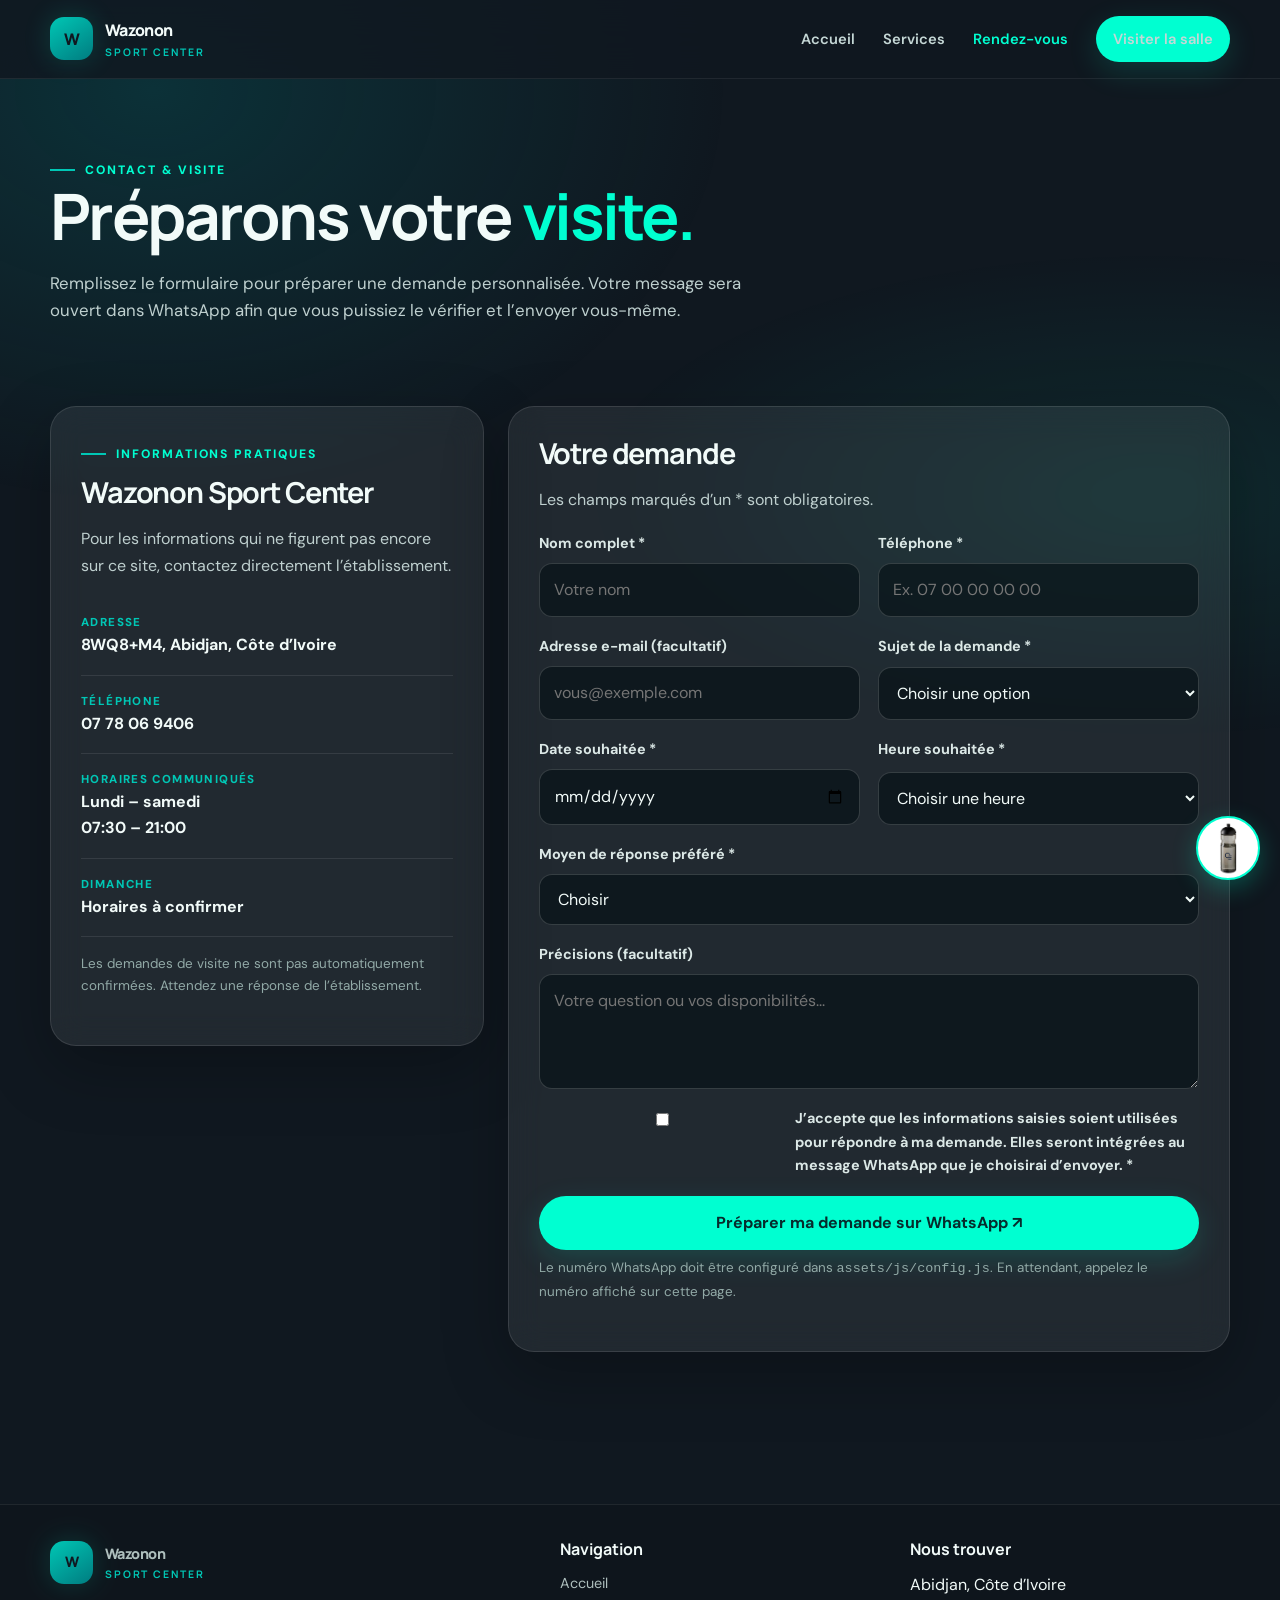
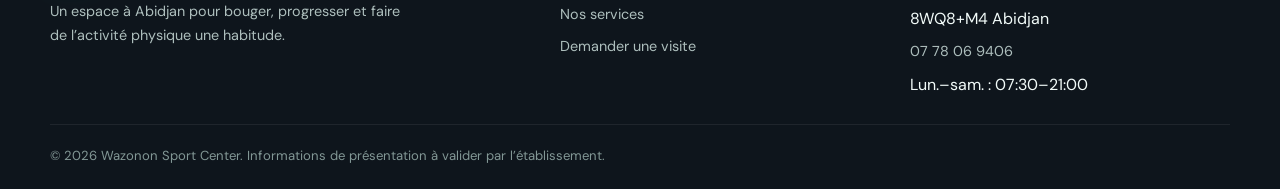
<file: rendez-vous.html>
<!doctype html>
<html lang="fr">
<head>
  <meta charset="utf-8"><meta name="viewport" content="width=device-width, initial-scale=1">
  <meta name="description" content="Préparez une demande de visite ou de renseignements auprès de Wazonon Sport Center à Abidjan."><meta name="theme-color" content="#101820">
  <title>Demander une visite | Wazonon Sport Center</title>
  <link rel="preconnect" href="https://fonts.googleapis.com"><link rel="preconnect" href="https://fonts.gstatic.com" crossorigin>
  <link rel="stylesheet" href="assets/css/style.css">
</head>
<body>
<header class="site-header">
  <div class="container nav-wrap">
    <a class="brand" href="index.html" aria-label="Wazonon Sport Center, accueil">
      <span class="brand-mark" aria-hidden="true">W</span><span>Wazonon <small>Sport Center</small></span>
    </a>
    <button class="menu-toggle" type="button" aria-expanded="false" aria-controls="primary-nav"><span aria-hidden="true">☰</span> Menu</button>
    <nav class="site-nav" id="primary-nav" aria-label="Navigation principale">
      <a href="index.html" >Accueil</a>
      <a href="services.html" >Services</a>
      <a href="rendez-vous.html" aria-current="page">Rendez-vous</a>
      <a class="btn btn-primary btn-small" href="rendez-vous.html">Visiter la salle</a>
    </nav>
  </div>
</header>
<main>
<section class="page-hero"><div class="container reveal"><span class="eyebrow">Contact & visite</span><h1>Préparons votre <span style="color:var(--neon)">visite.</span></h1><p>Remplissez le formulaire pour préparer une demande personnalisée. Votre message sera ouvert dans WhatsApp afin que vous puissiez le vérifier et l’envoyer vous-même.</p></div></section>
<section class="section" style="padding-top:18px"><div class="container form-layout">
  <aside class="contact-panel glass reveal"><span class="eyebrow">Informations pratiques</span><h2 style="font-size:1.8rem;margin-top:12px">Wazonon Sport Center</h2><p>Pour les informations qui ne figurent pas encore sur ce site, contactez directement l’établissement.</p>
    <div class="contact-row"><small>Adresse</small><strong>8WQ8+M4, Abidjan, Côte d’Ivoire</strong></div>
    <div class="contact-row"><small>Téléphone</small><strong><a href="tel:0778069406">07 78 06 9406</a></strong></div>
    <div class="contact-row"><small>Horaires communiqués</small><strong>Lundi – samedi<br>07:30 – 21:00</strong></div>
    <div class="contact-row"><small>Dimanche</small><strong>Horaires à confirmer</strong></div>
    <p class="muted-note" style="margin-top:16px">Les demandes de visite ne sont pas automatiquement confirmées. Attendez une réponse de l’établissement.</p>
  </aside>
  <div class="form-panel glass reveal"><h2 style="font-size:1.8rem">Votre demande</h2><p>Les champs marqués d’un * sont obligatoires.</p>
    <form id="appointment-form">
      <div class="form-grid">
        <div class="field"><label for="name">Nom complet *</label><input id="name" name="name" autocomplete="name" required minlength="2" maxlength="100" placeholder="Votre nom"></div>
        <div class="field"><label for="phone">Téléphone *</label><input id="phone" name="phone" type="tel" autocomplete="tel" required pattern="[0-9+() .-]{8,20}" placeholder="Ex. 07 00 00 00 00"></div>
        <div class="field"><label for="email">Adresse e-mail (facultatif)</label><input id="email" name="email" type="email" autocomplete="email" maxlength="150" placeholder="vous@exemple.com"></div>
        <div class="field"><label for="service">Sujet de la demande *</label><select id="service" name="service" required><option value="">Choisir une option</option><option>Visite de la salle</option><option>Musculation</option><option>Fitness et condition physique</option><option>Conseils et accompagnement</option><option>Tarifs et abonnement</option><option>Autre demande</option></select></div>
        <div class="field"><label for="date">Date souhaitée *</label><input id="date" name="date" type="date" required></div>
        <div class="field"><label for="time">Heure souhaitée *</label><select id="time" name="time" required><option value="">Choisir une heure</option><option>07:30–09:00</option><option>09:00–12:00</option><option>12:00–15:00</option><option>15:00–18:00</option><option>18:00–21:00</option></select></div>
        <div class="field full"><label for="contact">Moyen de réponse préféré *</label><select id="contact" name="contact" required><option value="">Choisir</option><option>WhatsApp</option><option>Appel téléphonique</option><option>E-mail</option></select></div>
        <div class="field full"><label for="message">Précisions (facultatif)</label><textarea id="message" name="message" maxlength="1000" placeholder="Votre question ou vos disponibilités..."></textarea></div>
        <div class="field full"><label class="consent"><input type="checkbox" name="consent" value="yes" required><span>J’accepte que les informations saisies soient utilisées pour répondre à ma demande. Elles seront intégrées au message WhatsApp que je choisirai d’envoyer. *</span></label></div>
        <div class="field full"><button class="btn btn-primary" type="submit">Préparer ma demande sur WhatsApp ↗</button><div id="form-status" class="form-status" role="status" aria-live="polite"></div><p class="muted-note">Le numéro WhatsApp doit être configuré dans <code>assets/js/config.js</code>. En attendant, appelez le numéro affiché sur cette page.</p></div>
      </div>
    </form>
  </div>
</div></section>
</main>
<footer class="site-footer">
  <div class="container">
    <div class="footer-grid">
      <div><a class="brand" href="index.html"><span class="brand-mark" aria-hidden="true">W</span><span>Wazonon <small>Sport Center</small></span></a><p style="margin-top:16px;max-width:360px">Un espace à Abidjan pour bouger, progresser et faire de l’activité physique une habitude.</p></div>
      <div><h3>Navigation</h3><div class="footer-links"><a href="index.html">Accueil</a><a href="services.html">Nos services</a><a href="rendez-vous.html">Demander une visite</a></div></div>
      <div><h3>Nous trouver</h3><div class="footer-links"><span>Abidjan, Côte d’Ivoire</span><span>8WQ8+M4 Abidjan</span><a href="tel:0778069406">07 78 06 9406</a><span>Lun.–sam. : 07:30–21:00</span></div></div>
    </div>
    <div class="copyright">© <span data-year></span> Wazonon Sport Center. Informations de présentation à valider par l’établissement.</div>
  </div>
</footer>
<a class="whatsapp-float"
   href="rendez-vous.html"
   aria-label="Contacter Wazonon Sport Center"
   title="Contacter la salle">
    <img src="assets/images/bouton_rendez-vous.png" alt="">
</a>
<script src="assets/js/config.js"></script><script src="assets/js/main.js"></script>
</body>
</html>
</file>
<file: assets/css/style.css>
@import url('https://fonts.googleapis.com/css2?family=DM+Sans:wght@400;500;600;700&family=Manrope:wght@400;500;600;700;800&display=swap');

:root {
  --petrol: #003840;
  --teal: #007c80;
  --aqua: #00c7b5;
  --neon: #00ffd1;
  --ink: #101820;
  --ink2: #16242b;
  --paper: #f2fbf9;
  --muted: #b5c9c8;
  --glass: rgba(255,255,255,.075);
  --line: rgba(0,255,209,.19);
  --shadow: 0 22px 65px rgba(0,0,0,.25);
  --radius: 24px;
  --max: 1180px
}

* {
  box-sizing: border-box
}

html {
  scroll-behavior: smooth;
  scroll-padding-top: 90px
}

body {
  margin: 0;
  background: var(--ink);
  color: var(--paper);
  font-family: 'DM Sans',sans-serif;
  line-height: 1.65
}

body:before {
  content: "";
  position: fixed;
  inset: 0;
  pointer-events: none;
  z-index: -1;
  background: radial-gradient(ellipse at 12% 10%,rgba(0,124,128,.25),transparent 36%),radial-gradient(ellipse at 90% 55%,rgba(0,255,209,.08),transparent 35%)
}

a {
  color: inherit;
  text-decoration: none
}

img {
  max-width: 100%;
  display: block
}

button,input,select,textarea {
  font: inherit
}

.container {
  width: min(var(--max),calc(100% - 40px));
  margin-inline: auto
}

.site-header {
  position: sticky;
  top: 0;
  z-index: 50;
  background: rgba(16,24,32,.82);
  backdrop-filter: blur(18px);
  -webkit-backdrop-filter: blur(18px);
  border-bottom: 1px solid rgba(255,255,255,.07)
}

.nav-wrap {
  min-height: 78px;
  display: flex;
  align-items: center;
  justify-content: space-between;
  gap: 24px
}

.brand {
  display: flex;
  align-items: center;
  gap: 12px;
  font-family: Manrope,sans-serif;
  font-weight: 800;
  letter-spacing: -.04em
}

.brand-mark {
  width: 43px;
  height: 43px;
  border-radius: 14px;
  display: grid;
  place-items: center;
  background: linear-gradient(145deg,var(--aqua),var(--teal));
  color: var(--ink);
  font-weight: 900;
  box-shadow: 0 0 28px rgba(0,255,209,.16)
}

.brand small {
  display: block;
  font-size: .65rem;
  letter-spacing: .18em;
  text-transform: uppercase;
  color: var(--aqua);
  font-weight: 700
}

.site-nav {
  display: flex;
  align-items: center;
  gap: 28px
}

.site-nav a {
  color: #c4d7d5;
  font-size: .92rem;
  font-weight: 600;
  transition: color .2s
}

.site-nav a:hover,.site-nav a[aria-current=page] {
  color: var(--neon)
}

.menu-toggle {
  display: none;
  border: 1px solid var(--line);
  background: var(--glass);
  color: var(--paper);
  border-radius: 12px;
  padding: 10px 12px;
  cursor: pointer
}

.btn {
  display: inline-flex;
  align-items: center;
  justify-content: center;
  gap: 10px;
  border: 1px solid transparent;
  border-radius: 999px;
  padding: 13px 21px;
  font-weight: 700;
  cursor: pointer;
  transition: transform .22s,box-shadow .22s,background .22s
}

.btn:hover {
  transform: translateY(-2px)
}

.btn-primary {
  background: var(--neon);
  color: #062b2c;
  box-shadow: 0 9px 30px rgba(0,255,209,.15)
}

.btn-primary:hover {
  box-shadow: 0 12px 34px rgba(0,255,209,.25)
}

.btn-outline {
  border-color: rgba(0,255,209,.42);
  background: rgba(0,124,128,.12);
  color: var(--paper)
}

.btn-small {
  padding: 10px 16px;
  font-size: .88rem
}

.eyebrow {
  display: inline-flex;
  align-items: center;
  gap: 10px;
  color: var(--neon);
  font-size: .76rem;
  font-weight: 800;
  text-transform: uppercase;
  letter-spacing: .16em
}

.eyebrow:before {
  content: "";
  height: 2px;
  width: 25px;
  background: var(--aqua)
}

h1,h2,h3 {
  font-family: Manrope,sans-serif;
  line-height: 1.12;
  letter-spacing: -.04em;
  margin: 0 0 18px
}

h1 {
  font-size: clamp(2.6rem,6.2vw,5.4rem);
  max-width: 780px
}

h2 {
  font-size: clamp(2rem,4vw,3.2rem)
}

h3 {
  font-size: 1.25rem
}

p {
  color: #bfd0cf;
  margin: 0 0 18px
}

.hero {
  padding: 74px 0 82px;
  min-height: 630px;
  display: grid;
  align-items: center;
  position: relative;
  overflow: hidden
}

.hero-grid {
  display: grid;
  grid-template-columns: 1.05fr .95fr;
  gap: 50px;
  align-items: center
}

.hero h1 span {
  color: var(--neon)
}

.hero-copy>p {
  max-width: 580px;
  font-size: 1.08rem
}

.hero-actions {
  display: flex;
  gap: 13px;
  flex-wrap: wrap;
  margin: 28px 0
}

.micro-trust {
  display: flex;
  gap: 22px;
  flex-wrap: wrap;
  color: #d0dfdd;
  font-size: .84rem
}

.micro-trust strong {
  color: var(--neon);
  font-size: 1.05rem;
  display: block
}

.hero-art {
  position: relative;
  min-height: 455px;
  border-radius: 38px;
  overflow: hidden;
  border: 1px solid var(--line);
  background: linear-gradient(140deg,rgba(0,199,181,.25),rgba(0,56,64,.15)),url('https://images.unsplash.com/photo-1534438327276-14e5300c3a48?auto=format&fit=crop&w=1100&q=85') center/cover;
  box-shadow: var(--shadow)
}

.hero-art:after {
  content: "";
  position: absolute;
  inset: 0;
  background: linear-gradient(180deg,transparent 35%,rgba(5,20,24,.85))
}

.art-label {
  position: absolute;
  z-index: 1;
  bottom: 25px;
  left: 25px;
  right: 25px;
  padding: 22px;
  border: 1px solid rgba(255,255,255,.2);
  border-radius: 20px;
  background: rgba(8,25,29,.63);
  backdrop-filter: blur(16px)
}

.art-label strong {
  font-family: Manrope,sans-serif;
  font-size: 1.2rem;
  display: block
}

.art-label span {
  color: var(--aqua);
  font-size: .9rem
}

.floating-tag {
  position: absolute;
  z-index: 2;
  top: 24px;
  right: 24px;
  background: rgba(16,24,32,.75);
  border: 1px solid var(--line);
  padding: 12px 16px;
  border-radius: 15px;
  backdrop-filter: blur(12px);
  font-weight: 700
}

.section {
  padding: 82px 0
}

.section-head {
  display: flex;
  justify-content: space-between;
  align-items: end;
  gap: 30px;
  margin-bottom: 32px
}

.section-head p {
  max-width: 500px;
  margin: 0
}

.glass {
  background: var(--glass);
  border: 1px solid rgba(255,255,255,.11);
  box-shadow: var(--shadow);
  backdrop-filter: blur(16px);
  -webkit-backdrop-filter: blur(16px)
}

.feature-grid {
  display: grid;
  grid-template-columns: repeat(3,1fr);
  gap: 18px
}

.feature-card {
  padding: 27px;
  border-radius: var(--radius);
  transition: transform .25s,border-color .25s
}

.feature-card:hover {
  transform: translateY(-5px);
  border-color: var(--line)
}

.feature-icon {
  width: 48px;
  height: 48px;
  border-radius: 15px;
  background: rgba(0,199,181,.12);
  border: 1px solid var(--line);
  display: grid;
  place-items: center;
  color: var(--neon);
  margin-bottom: 22px
}

.feature-icon svg {
  width: 23px;
  height: 23px;
  stroke: currentColor;
  fill: none;
  stroke-width: 1.7;
  stroke-linecap: round;
  stroke-linejoin: round
}

.feature-card p {
  font-size: .94rem;
  margin: 0
}

.split {
  display: grid;
  grid-template-columns: .9fr 1.1fr;
  gap: 48px;
  align-items: center
}

.split-image {
  min-height: 390px;
  border-radius: 30px;
  border: 1px solid var(--line);
  background: linear-gradient(180deg,rgba(0,124,128,.05),rgba(16,24,32,.35)),url('https://images.unsplash.com/photo-1571902943202-507ec2618e8f?auto=format&fit=crop&w=1000&q=85') center/cover;
  box-shadow: var(--shadow)
}

.check-list {
  display: grid;
  gap: 14px;
  margin: 25px 0;
  padding: 0;
  list-style: none
}

.check-list li {
  display: flex;
  gap: 12px;
  color: #d5e3e1
}

.check-list li:before {
  content: "";
  flex: 0 0 20px;
  height: 20px;
  margin-top: 3px;
  border-radius: 50%;
  background: var(--aqua);
  box-shadow: inset 0 0 0 6px var(--petrol)
}

.hours-card {
  display: flex;
  align-items: center;
  justify-content: space-between;
  gap: 24px;
  padding: 28px 32px;
  border-radius: var(--radius)
}

.hours-card p {
  margin: 0
}

.hours-card .hours {
  color: var(--neon);
  font-weight: 800;
  font-size: 1.1rem
}

.gallery {
  display: grid;
  grid-template-columns: 1.15fr .85fr .85fr;
  gap: 14px
}

.gallery img {
  height: 245px;
  width: 100%;
  object-fit: cover;
  border-radius: 20px;
  border: 1px solid rgba(255,255,255,.1)
}

.gallery img:first-child {
  height: 100%;
  min-height: 245px;
  grid-row: span 2
}

.cta-band {
  padding: 42px;
  border-radius: 30px;
  background: linear-gradient(120deg,rgba(0,124,128,.45),rgba(0,56,64,.42));
  border: 1px solid var(--line);
  display: flex;
  align-items: center;
  justify-content: space-between;
  gap: 30px
}

.cta-band h2 {
  font-size: clamp(1.7rem,3vw,2.5rem);
  margin-bottom: 10px
}

.cta-band p {
  margin: 0
}

.page-hero {
  padding: 74px 0 45px
}

.page-hero h1 {
  font-size: clamp(2.5rem,5vw,4.5rem)
}

.page-hero p {
  max-width: 700px;
  font-size: 1.05rem
}

.services-grid {
  display: grid;
  grid-template-columns: repeat(3,1fr);
  gap: 20px
}

.service-card {
  overflow: hidden;
  border-radius: 24px;
  display: flex;
  flex-direction: column
}

.service-card img {
  width: 100%;
  height: 220px;
  object-fit: cover
}

.service-content {
  padding: 24px;
  display: flex;
  flex-direction: column;
  align-items: flex-start;
  flex: 1
}

.service-content p {
  font-size: .94rem;
  flex: 1
}

.service-content .btn {
  margin-top: 10px
}

.steps {
  display: grid;
  grid-template-columns: repeat(3,1fr);
  gap: 18px;
  counter-reset: step
}

.step {
  padding: 25px;
  border-radius: 22px
}

.step:before {
  counter-increment: step;
  content: "0" counter(step);
  display: block;
  color: var(--neon);
  font-family: Manrope,sans-serif;
  font-weight: 800;
  font-size: 1.5rem;
  margin-bottom: 22px
}

.form-layout {
  display: grid;
  grid-template-columns: .75fr 1.25fr;
  gap: 24px;
  align-items: start
}

.contact-panel,.form-panel {
  padding: 30px;
  border-radius: 26px
}

.contact-row {
  padding: 16px 0;
  border-bottom: 1px solid rgba(255,255,255,.09)
}

.contact-row:last-child {
  border-bottom: 0
}

.contact-row small {
  display: block;
  color: var(--aqua);
  text-transform: uppercase;
  font-size: .72rem;
  letter-spacing: .12em;
  font-weight: 800
}

.contact-row strong {
  display: block;
  overflow-wrap: anywhere
}

.form-grid {
  display: grid;
  grid-template-columns: 1fr 1fr;
  gap: 18px
}

.field {
  display: grid;
  gap: 7px
}

.field.full {
  grid-column: 1/-1
}

.field label {
  font-size: .9rem;
  font-weight: 700;
  color: #dbe8e6
}

.field input,.field select,.field textarea {
  width: 100%;
  background: rgba(4,16,20,.62);
  border: 1px solid rgba(255,255,255,.16);
  color: var(--paper);
  border-radius: 13px;
  padding: 13px 14px;
  outline: none;
  min-width: 0
}

.field input:focus,.field select:focus,.field textarea:focus {
  border-color: var(--neon);
  box-shadow: 0 0 0 3px rgba(0,255,209,.09)
}

.field select option {
  background: var(--ink)
}

.field textarea {
  resize: vertical;
  min-height: 115px
}

.consent {
  display: flex;
  align-items: flex-start;
  gap: 10px;
  color: #c4d4d2;
  font-size: .88rem
}

.consent input {
  margin-top: 6px;
  accent-color: var(--aqua)
}

.form-status {
  padding: 14px 16px;
  border-radius: 13px;
  margin: 16px 0;
  display: none
}

.form-status.success,.form-status.error {
  display: block
}

.form-status.success {
  background: rgba(0,199,181,.12);
  border: 1px solid var(--aqua);
  color: #dffffa
}

.form-status.error {
  background: rgba(255,110,110,.1);
  border: 1px solid #ff8a8a;
  color: #ffe3e3
}

.site-footer {
  margin-top: 70px;
  border-top: 1px solid rgba(255,255,255,.08);
  padding: 36px 0 24px;
  background: rgba(0,0,0,.12)
}

.footer-grid {
  display: grid;
  grid-template-columns: 1.2fr .8fr .8fr;
  gap: 30px
}

.footer-grid h3 {
  font-size: 1rem;
  letter-spacing: 0;
  margin-bottom: 13px
}

.footer-grid a,.footer-grid p {
  color: #aebfbd;
  font-size: .9rem
}

.footer-links {
  display: grid;
  gap: 8px
}

.copyright {
  margin-top: 25px;
  padding-top: 20px;
  border-top: 1px solid rgba(255,255,255,.07);
  font-size: .82rem;
  color: #829795
}

.whatsapp-float {
  position: fixed;
  right: 20px;
  bottom: 20px;
  z-index: 40;
  width: 58px;
  height: 58px;
  border-radius: 50%;
  display: grid;
  place-items: center;
  background: var(--neon);
  color: #062b2c;
  box-shadow: 0 12px 35px rgba(0,255,209,.25);
  border: 1px solid rgba(255,255,255,.45);
  font-weight: 900
}

.whatsapp-float svg {
  width: 26px;
  height: 26px;
  fill: none;
  stroke: currentColor;
  stroke-width: 1.8
}

.reveal {
  opacity: 0;
  transform: translateY(18px);
  transition: opacity .65s ease,transform .65s ease
}

.reveal.is-visible {
  opacity: 1;
  transform: translateY(0)
}

.muted-note {
  font-size: .84rem;
  color: #92aaa7
}

.map-placeholder {
  padding: 22px;
  border-radius: 18px;
  border: 1px dashed var(--line);
  color: var(--muted);
  font-size: .9rem
}

@supports not ((backdrop-filter: blur(1px)) or (-webkit-backdrop-filter: blur(1px))) {
  .glass,.site-header,.art-label,.floating-tag {
    background: rgba(16,24,32,.96)
  }
}

@media (max-width: 900px) {
  .hero-grid,.split,.form-layout {
    grid-template-columns: 1fr
  }
  .hero {
    padding-top: 50px
  }
  .hero-art {
    min-height: 370px
  }
  .feature-grid,.services-grid {
    grid-template-columns: repeat(2,1fr)
  }
  .split-image {
    min-height: 330px
  }
  .footer-grid {
    grid-template-columns: 1fr 1fr
  }
  .footer-grid>div:first-child {
    grid-column: 1/-1
  }
  .site-nav {
    gap: 17px
  }
  .site-nav a {
    font-size: .85rem
  }
  .gallery {
    grid-template-columns: 1fr 1fr
  }
  .gallery img:first-child {
    grid-row: auto;
    height: 245px
  }
  .section-head {
    align-items: start;
    flex-direction: column
  }
}

@media (max-width: 680px) {
  .container {
    width: min(var(--max),calc(100% - 30px))
  }
  .nav-wrap {
    min-height: 70px
  }
  .menu-toggle {
    display: inline-flex;
    align-items: center;
    gap: 8px
  }
  .site-nav {
    display: none;
    position: absolute;
    top: calc(100% + 1px);
    left: 0;
    right: 0;
    padding: 16px 20px 22px;
    background: rgba(16,24,32,.98);
    border-bottom: 1px solid var(--line);
    flex-direction: column;
    align-items: stretch;
    gap: 0
  }
  .site-nav.is-open {
    display: flex
  }
  .site-nav a {
    padding: 13px 8px;
    border-bottom: 1px solid rgba(255,255,255,.06);
    font-size: 1rem
  }
  .site-nav .btn {
    margin-top: 12px
  }
  .hero {
    padding: 42px 0 58px;
    min-height: auto
  }
  .hero-grid {
    gap: 30px
  }
  .hero-art {
    min-height: 330px;
    border-radius: 27px
  }
  .hero h1 {
    font-size: clamp(2.45rem,12vw,3.65rem)
  }
  .micro-trust {
    gap: 16px
  }
  .section {
    padding: 58px 0
  }
  .feature-grid,.services-grid,.steps {
    grid-template-columns: 1fr
  }
  .feature-card {
    padding: 23px
  }
  .gallery {
    grid-template-columns: 1fr 1fr;
    gap: 10px
  }
  .gallery img,.gallery img:first-child {
    height: 165px;
    min-height: 0
  }
  .gallery img:first-child {
    grid-column: 1/-1
  }
  .hours-card,.cta-band {
    align-items: flex-start;
    flex-direction: column;
    padding: 25px
  }
  .form-grid {
    grid-template-columns: 1fr
  }
  .field.full {
    grid-column: auto
  }
  .contact-panel,.form-panel {
    padding: 22px
  }
  .footer-grid {
    grid-template-columns: 1fr;
    gap: 22px
  }
  .footer-grid>div:first-child {
    grid-column: auto
  }
  .page-hero {
    padding: 52px 0 30px
  }
  .whatsapp-float {
    right: 14px;
    bottom: 14px;
    width: 54px;
    height: 54px
  }
}


.whatsapp-float {
    position: fixed;
    right: 20px;
    bottom: 20px;
    z-index: 40;
    width: 64px;
    height: 64px;
    border-radius: 50%;
    overflow: hidden;
    background: #fff;
    border: 2px solid #00FFD1;
    box-shadow: 0 8px 25px rgba(0, 255, 209, 0.25);
    display: grid;
    place-items: center;
    transition: background-color 0.3s ease,
                box-shadow 0.3s ease;
    -webkit-tap-highlight-color: transparent;
}

.whatsapp-float img {
    width: 100%;
    height: 100%;
    object-fit: contain;
    padding: 3px;
    display: block;
}

/* Effet au survol de la souris */
.whatsapp-float:hover {
    background-color: #007C80;
    box-shadow: 0 0 25px rgba(0, 124, 128, 0.8);
}

/* Effet au toucher sur mobile : 5 secondes */
.whatsapp-float:active {
    background-color: #007C80;
    box-shadow: 0 0 25px rgba(0, 124, 128, 0.8);
}

/* Maintenir l'effet 5 secondes après le toucher */
@media (hover: none) {
    .whatsapp-float:focus {
        background-color: #007C80;
        box-shadow: 0 0 25px rgba(0, 124, 128, 0.8);
    }
}


@media (prefers-reduced-motion: reduce) {
  *,*::before,*::after {
    scroll-behavior: auto!important;
    animation-duration: .01ms!important;
    animation-iteration-count: 1!important;
    transition-duration: .01ms!important
  }
  .reveal {
    opacity: 1;
    transform: none
  }
}
</file>
